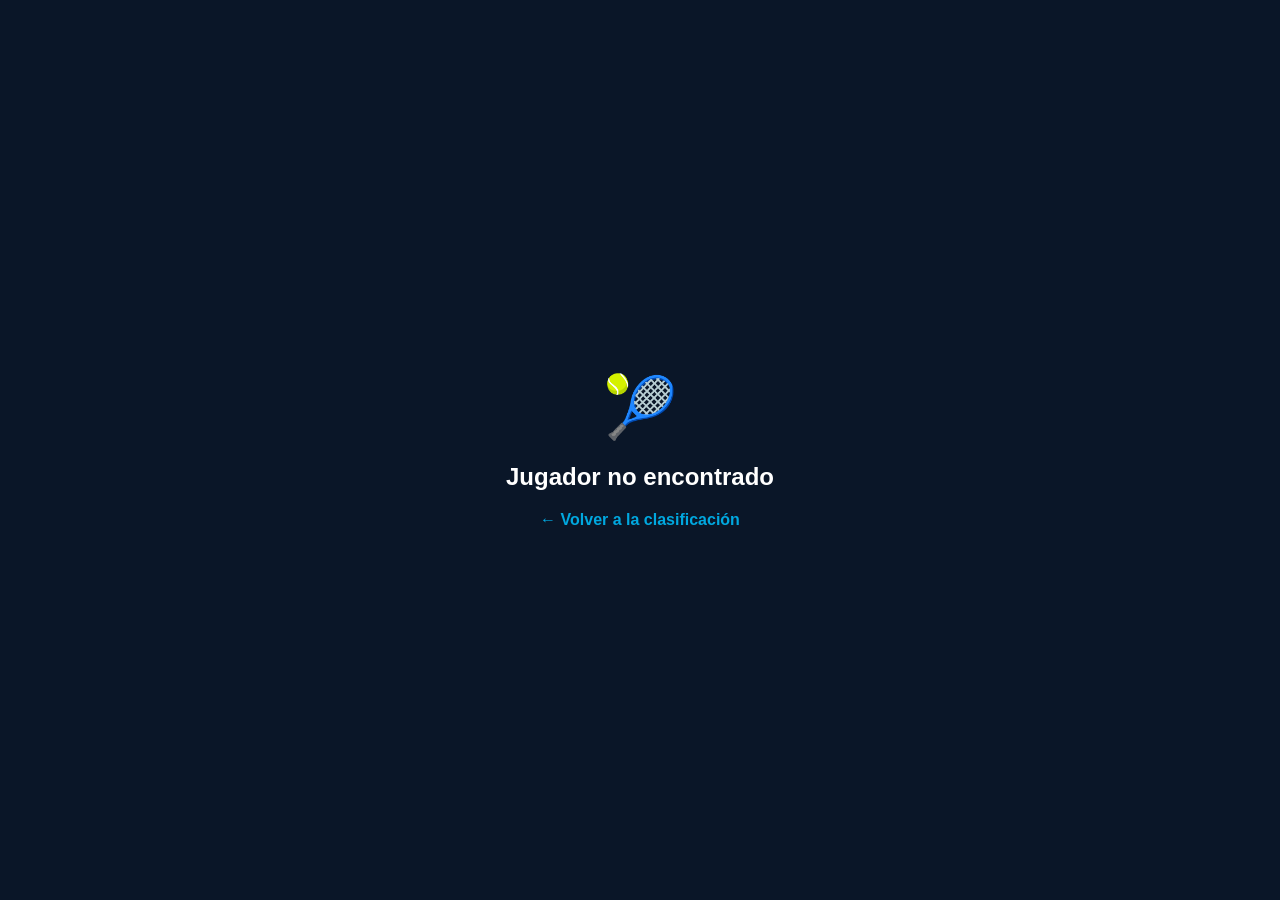
<file: jugador.html>
<!DOCTYPE html>
<html lang="es">
<head>
  <meta charset="UTF-8" />
  <meta name="viewport" content="width=device-width, initial-scale=1.0" />
  <title>Perfil de Jugador — ATP Rankings</title>
  <link rel="stylesheet" href="estilos.css" />
</head>
<body>

  <header>
    <div class="header-inner">
      <a href="index.html" class="logo">
        <div class="logo-icono">🎾</div>
        <div class="logo-texto">
          <span class="logo-titulo">ATP</span>
          <span class="logo-subtitulo">Tour Rankings</span>
        </div>
      </a>
      <nav>
        <a href="index.html">Clasificación</a>
        <a href="torneos.html">Torneos</a>
      </nav>
    </div>
  </header>

  <section class="perfil-hero" id="perfil-hero">
    <div class="perfil-hero-inner">
      <div class="perfil-avatar" id="perfil-avatar"></div>
      <div class="perfil-datos">
        <a href="index.html" class="btn-volver">← Volver a clasificación</a>
        <div style="height:14px"></div>
        <div class="ranking-badge" id="ranking-badge">🏆 #1 del mundo</div>
        <h1 class="perfil-nombre" id="perfil-nombre">—</h1>
        <div class="perfil-pais">
          <span class="perfil-bandera" id="perfil-bandera"></span>
          <span id="perfil-pais-nombre"></span>
        </div>
      </div>
    </div>
  </section>

  <section class="stats-bar">
    <div class="stats-bar-inner">
      <div class="stat-item">
        <div class="stat-valor azul" id="stat-puntos">—</div>
        <div class="stat-etiqueta">Puntos ATP</div>
      </div>
      <div class="stat-item">
        <div class="stat-valor" id="stat-titulos-ano">—</div>
        <div class="stat-etiqueta">Títulos año</div>
      </div>
      <div class="stat-item">
        <div class="stat-valor" id="stat-titulos-carrera">—</div>
        <div class="stat-etiqueta">Títulos carrera</div>
      </div>
      <div class="stat-item">
        <div class="stat-valor" id="stat-ranking-max">—</div>
        <div class="stat-etiqueta">Ranking máximo</div>
      </div>
    </div>
  </section>

  <main class="perfil-contenido">

    <div class="tarjeta">
      <div class="tarjeta-cabecera">
        <div class="tarjeta-titulo">Información Personal</div>
      </div>
      <div class="tarjeta-cuerpo">
        <div class="dato-fila">
          <span class="dato-etiqueta">Fecha de nacimiento</span>
          <span class="dato-valor" id="dato-nacimiento">—</span>
        </div>
        <div class="dato-fila">
          <span class="dato-etiqueta">Edad</span>
          <span class="dato-valor" id="dato-edad">—</span>
        </div>
        <div class="dato-fila">
          <span class="dato-etiqueta">Lugar de nacimiento</span>
          <span class="dato-valor" id="dato-lugar">—</span>
        </div>
        <div class="dato-fila">
          <span class="dato-etiqueta">Nacionalidad</span>
          <span class="dato-valor" id="dato-nacionalidad">—</span>
        </div>
        <div class="dato-fila">
          <span class="dato-etiqueta">Altura</span>
          <span class="dato-valor" id="dato-altura">—</span>
        </div>
        <div class="dato-fila">
          <span class="dato-etiqueta">Mano dominante</span>
          <span class="dato-valor" id="dato-mano">—</span>
        </div>
        <div class="dato-fila">
          <span class="dato-etiqueta">Profesional desde</span>
          <span class="dato-valor" id="dato-profesional">—</span>
        </div>
        <div class="dato-fila">
          <span class="dato-etiqueta">Premio total en carrera</span>
          <span class="dato-valor" id="dato-premios">—</span>
        </div>
      </div>
    </div>

    <div style="display:flex;flex-direction:column;gap:24px;">

      <div class="tarjeta">
        <div class="tarjeta-cabecera">
          <div class="tarjeta-titulo">Ranking Actual</div>
        </div>
        <div class="tarjeta-cuerpo">
          <div class="dato-fila">
            <span class="dato-etiqueta">Posición mundial</span>
            <span class="dato-valor destacado" id="dato-ranking">—</span>
          </div>
          <div class="dato-fila">
            <span class="dato-etiqueta">Puntos ATP</span>
            <span class="dato-valor" id="dato-puntos2">—</span>
          </div>
          <div class="dato-fila">
            <span class="dato-etiqueta">Ranking máximo</span>
            <span class="dato-valor" id="dato-rankingmax2">—</span>
          </div>
          <div class="dato-fila">
            <span class="dato-etiqueta">Variación semana</span>
            <span class="dato-valor" id="dato-mov">—</span>
          </div>
        </div>
      </div>

      <div class="tarjeta">
        <div class="tarjeta-cabecera">
          <div class="tarjeta-titulo">Palmarés</div>
        </div>
        <div class="tarjeta-cuerpo">
          <div class="dato-fila">
            <span class="dato-etiqueta">Títulos esta temporada</span>
            <span class="dato-valor destacado" id="dato-titulos-ano2">—</span>
          </div>
          <div class="dato-fila">
            <span class="dato-etiqueta">Títulos en carrera</span>
            <span class="dato-valor" id="dato-titulos-carrera2">—</span>
          </div>
        </div>
      </div>

    </div>
  </main>

  <footer>
    <div class="footer-inner">
      <p class="footer-texto">© 2025 <span>ATP Tour Rankings</span> — Datos con fines ilustrativos</p>
    </div>
  </footer>

  <!-- Lightbox -->
  <div class="lightbox" id="lightbox" onclick="cerrarLightbox()">
    <button class="lightbox-cerrar" onclick="cerrarLightbox()">✕</button>
    <img class="lightbox-img" id="lightbox-img" src="" alt="" onclick="event.stopPropagation()" />
    <span class="lightbox-pie" id="lightbox-pie"></span>
  </div>

  <script src="jugadores.js"></script>
  <script>
    const COLORES_AVATAR = [
      '#e74c3c', '#3498db', '#2ecc71', '#f39c12', '#9b59b6',
      '#1abc9c', '#e67e22', '#c0392b', '#2980b9', '#27ae60',
      '#d35400', '#8e44ad', '#16a085', '#2c3e50', '#e91e63'
    ];

    function colorAvatar(id) {
      return COLORES_AVATAR[id % COLORES_AVATAR.length];
    }

    function iniciales(nombre) {
      return nombre.split(' ').slice(0, 2).map(p => p[0]).join('').toUpperCase();
    }

    function calcularEdad(nacimiento) {
      const hoy = new Date();
      const nac = new Date(nacimiento);
      let edad = hoy.getFullYear() - nac.getFullYear();
      const m = hoy.getMonth() - nac.getMonth();
      if (m < 0 || (m === 0 && hoy.getDate() < nac.getDate())) edad--;
      return edad;
    }

    function formatFecha(fecha) {
      const [y, m, d] = fecha.split('-');
      const meses = ['enero','febrero','marzo','abril','mayo','junio','julio','agosto','septiembre','octubre','noviembre','diciembre'];
      return `${parseInt(d)} de ${meses[parseInt(m)-1]} de ${y}`;
    }

    function formatPuntos(n) {
      return n.toLocaleString('es-ES');
    }

    async function cargarFotoPerfil(jugador) {
      const avatar = document.getElementById('perfil-avatar');
      if (!jugador.wikipedia) { avatar.classList.remove('cargando-foto'); return; }
      try {
        const apiUrl = `https://en.wikipedia.org/w/api.php?action=query&titles=${encodeURIComponent(jugador.wikipedia)}&prop=pageimages&format=json&pithumbsize=400&origin=*`;
        const res = await fetch(apiUrl);
        if (!res.ok) throw new Error('error');
        const data = await res.json();
        const pages = data.query?.pages;
        if (!pages) throw new Error('sin páginas');
        const page = Object.values(pages)[0];
        const url = page.thumbnail?.source;
        if (url) {
          const img = new Image();
          img.onload = () => {
            avatar.innerHTML = '';
            avatar.appendChild(img);
            avatar.classList.add('con-foto');
            avatar.classList.remove('cargando-foto');
            avatar.style.background = 'transparent';
            avatar.style.border = '4px solid rgba(255,255,255,0.25)';
            img.style.cursor = 'zoom-in';
            img.addEventListener('click', () => {
              abrirLightbox(url.replace(/\/\d+px-/, '/600px-'), jugador.nombre);
            });
          };
          img.onerror = () => avatar.classList.remove('cargando-foto');
          img.src = url;
          img.alt = jugador.nombre;
        } else {
          avatar.classList.remove('cargando-foto');
        }
      } catch {
        avatar.classList.remove('cargando-foto');
      }
    }

    function abrirLightbox(src, nombre) {
      document.getElementById('lightbox-img').src = src;
      document.getElementById('lightbox-pie').textContent = nombre;
      document.getElementById('lightbox').classList.add('activo');
      document.body.style.overflow = 'hidden';
    }

    function cerrarLightbox() {
      document.getElementById('lightbox').classList.remove('activo');
      document.body.style.overflow = '';
    }

    document.addEventListener('keydown', e => { if (e.key === 'Escape') cerrarLightbox(); });

    function movTexto(mov) {
      if (mov > 0) return `<span style="color:#00b86b;font-weight:700">▲ +${mov}</span>`;
      if (mov < 0) return `<span style="color:#e53935;font-weight:700">▼ ${mov}</span>`;
      return `<span style="color:#b0b8c6">Sin cambios</span>`;
    }

    // Leer el id del jugador desde la URL
    const params = new URLSearchParams(window.location.search);
    const id = parseInt(params.get('id'));
    const jugador = JUGADORES.find(j => j.id === id);

    if (!jugador) {
      document.body.innerHTML = `
        <div style="display:flex;flex-direction:column;align-items:center;justify-content:center;height:100vh;gap:20px;background:#0a1628;color:#fff;">
          <div style="font-size:60px">🎾</div>
          <h2 style="font-size:24px">Jugador no encontrado</h2>
          <a href="index.html" style="color:#00a8e0;text-decoration:none;font-weight:700">← Volver a la clasificación</a>
        </div>`;
    } else {
      const color = colorAvatar(jugador.id);

      // Avatar: iniciales como estado inicial, foto real cuando cargue
      const avatar = document.getElementById('perfil-avatar');
      avatar.textContent = iniciales(jugador.nombre);
      avatar.style.background = color;
      avatar.classList.add('cargando-foto');
      cargarFotoPerfil(jugador);

      // Actualizar título de la página
      document.title = `${jugador.nombre} — ATP Rankings`;

      // Hero datos
      document.getElementById('ranking-badge').textContent = `🏆 #${jugador.ranking} del mundo`;
      document.getElementById('perfil-nombre').textContent = jugador.nombre;
      document.getElementById('perfil-bandera').textContent = jugador.bandera;
      document.getElementById('perfil-pais-nombre').textContent = jugador.pais;

      // Stats bar
      document.getElementById('stat-puntos').textContent = formatPuntos(jugador.puntos);
      document.getElementById('stat-titulos-ano').textContent = jugador.titulosAno;
      document.getElementById('stat-titulos-carrera').textContent = jugador.titulosCarrera;
      document.getElementById('stat-ranking-max').textContent = `#${jugador.rankingMax}`;

      // Info personal
      document.getElementById('dato-nacimiento').textContent = formatFecha(jugador.nacimiento);
      document.getElementById('dato-edad').textContent = `${calcularEdad(jugador.nacimiento)} años`;
      document.getElementById('dato-lugar').textContent = jugador.lugar;
      document.getElementById('dato-nacionalidad').innerHTML = `${jugador.bandera} ${jugador.pais}`;
      document.getElementById('dato-altura').textContent = `${jugador.altura} cm`;
      document.getElementById('dato-mano').textContent = jugador.mano;
      document.getElementById('dato-profesional').textContent = jugador.profesional;
      document.getElementById('dato-premios').textContent = jugador.premios;

      // Ranking
      document.getElementById('dato-ranking').textContent = `#${jugador.ranking}`;
      document.getElementById('dato-puntos2').textContent = `${formatPuntos(jugador.puntos)} pts`;
      document.getElementById('dato-rankingmax2').textContent = `#${jugador.rankingMax}`;
      document.getElementById('dato-mov').innerHTML = movTexto(jugador.mov);

      // Palmarés
      document.getElementById('dato-titulos-ano2').textContent = jugador.titulosAno;
      document.getElementById('dato-titulos-carrera2').textContent = jugador.titulosCarrera;
    }
  </script>
</body>
</html>
</file>
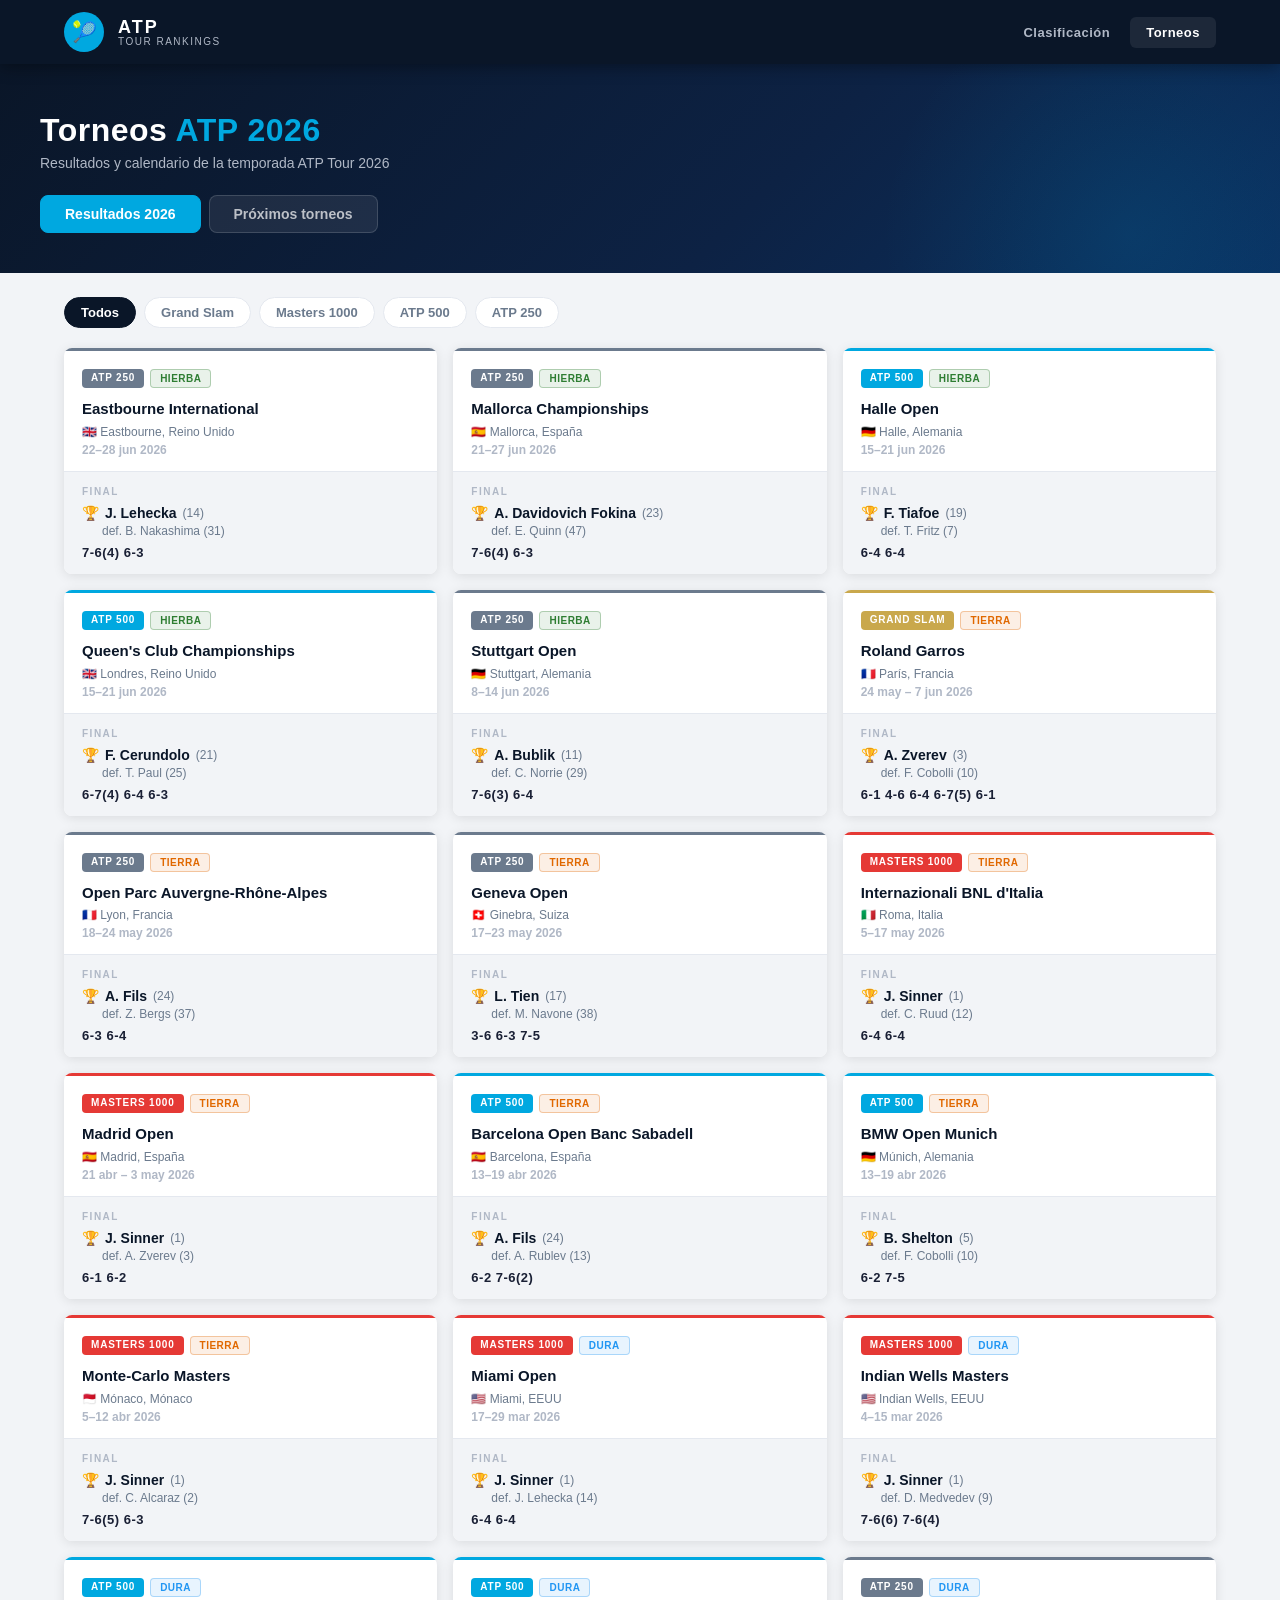
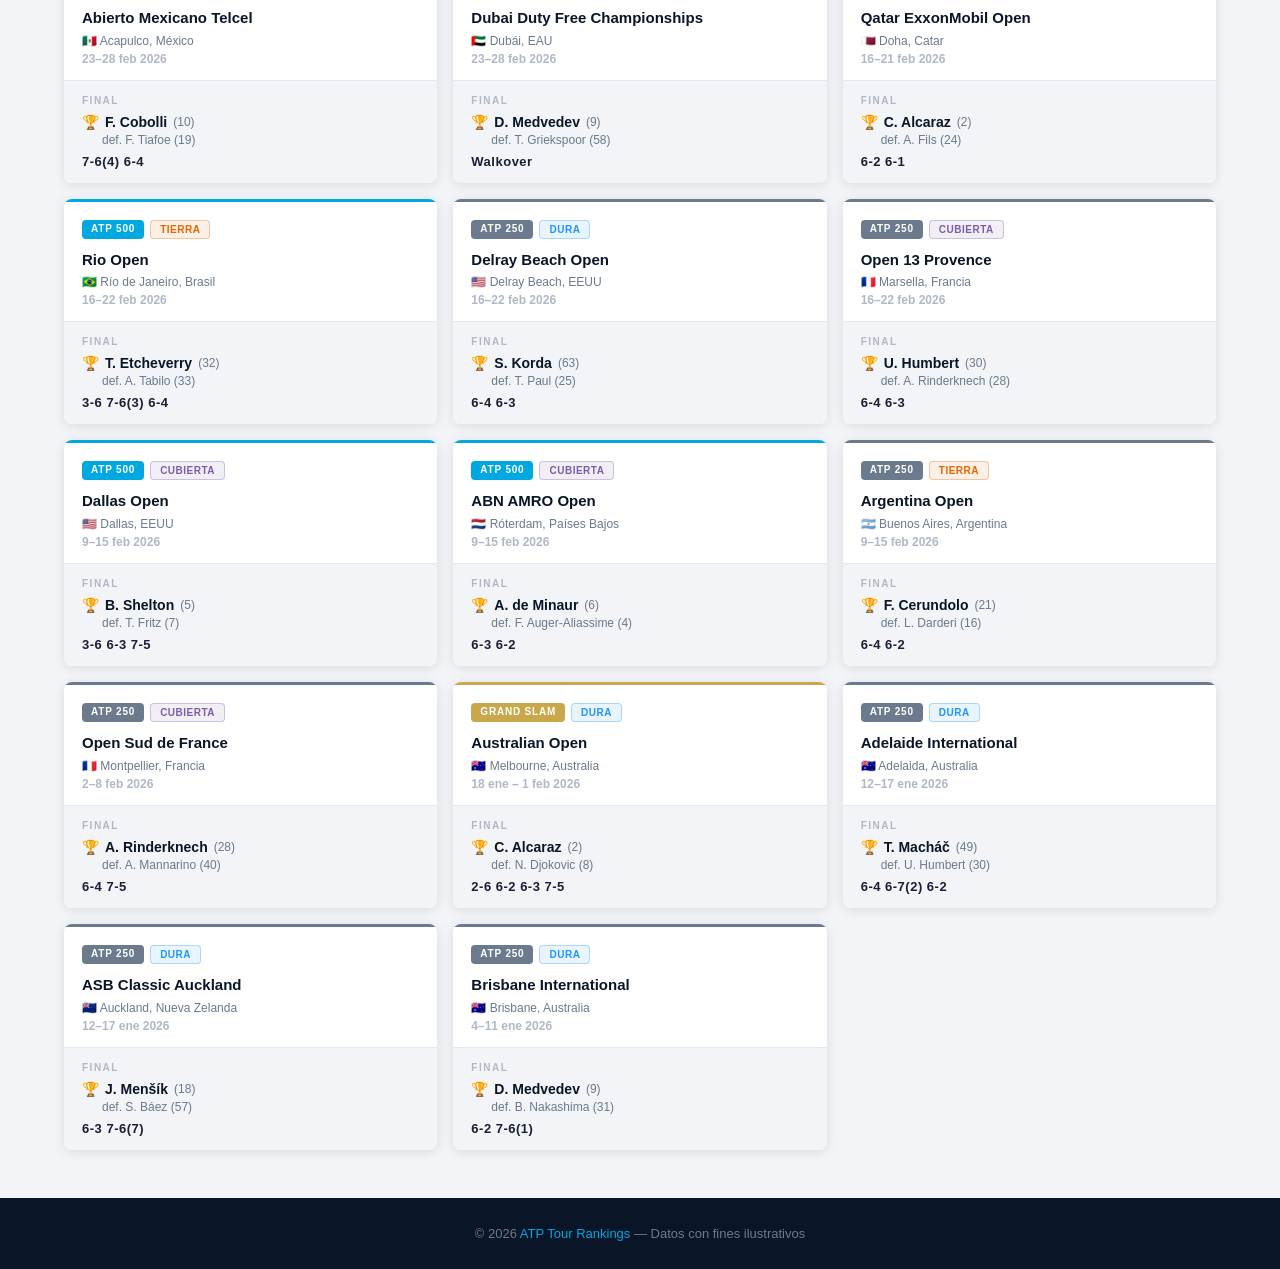
<file: torneos.html>
<!DOCTYPE html>
<html lang="es">
<head>
  <meta charset="UTF-8" />
  <meta name="viewport" content="width=device-width, initial-scale=1.0" />
  <title>Torneos 2026 — ATP Tour Rankings</title>
  <link rel="stylesheet" href="estilos.css" />
</head>
<body>

  <header>
    <div class="header-inner">
      <a href="index.html" class="logo">
        <div class="logo-icono">🎾</div>
        <div class="logo-texto">
          <span class="logo-titulo">ATP</span>
          <span class="logo-subtitulo">Tour Rankings</span>
        </div>
      </a>
      <nav>
        <a href="index.html">Clasificación</a>
        <a href="torneos.html" class="activo">Torneos</a>
      </nav>
    </div>
  </header>

  <section class="hero">
    <div class="hero-inner">
      <h1>Torneos <span>ATP 2026</span></h1>
      <p class="hero-sub">Resultados y calendario de la temporada ATP Tour 2026</p>
      <div class="torneos-tabs">
        <button class="tab-btn activo" id="btn-jugados" onclick="cambiarTab('jugados')">Resultados 2026</button>
        <button class="tab-btn" id="btn-calendario" onclick="cambiarTab('calendario')">Próximos torneos</button>
      </div>
    </div>
  </section>

  <!-- TAB: TORNEOS JUGADOS -->
  <main class="contenido-principal" id="tab-jugados">
    <div class="filtros-cat">
      <button class="filtro-btn activo" onclick="filtrar('todos', this)">Todos</button>
      <button class="filtro-btn" onclick="filtrar('grand-slam', this)">Grand Slam</button>
      <button class="filtro-btn" onclick="filtrar('m1000', this)">Masters 1000</button>
      <button class="filtro-btn" onclick="filtrar('atp500', this)">ATP 500</button>
      <button class="filtro-btn" onclick="filtrar('atp250', this)">ATP 250</button>
    </div>
    <div class="torneos-grid" id="torneos-grid"></div>
  </main>

  <!-- TAB: CALENDARIO -->
  <main class="contenido-principal" id="tab-calendario" style="display:none">
    <div id="proximos-contenido"></div>
  </main>

  <footer>
    <div class="footer-inner">
      <p class="footer-texto">© 2026 <span>ATP Tour Rankings</span> — Datos con fines ilustrativos</p>
    </div>
  </footer>

  <script>
    const CAT = {
      'grand-slam': { label: 'Grand Slam',   color: '#c9a84c' },
      'm1000':      { label: 'Masters 1000', color: '#e53935' },
      'atp500':     { label: 'ATP 500',      color: '#00a8e0' },
      'atp250':     { label: 'ATP 250',      color: '#6b7a8d' },
      'atp-finals': { label: 'ATP Finals',   color: '#9C27B0' },
    };

    const SUP = {
      'dura':     { label: 'Dura',     color: '#2196F3' },
      'tierra':   { label: 'Tierra',   color: '#e06800' },
      'hierba':   { label: 'Hierba',   color: '#2e7d32' },
      'cubierta': { label: 'Cubierta', color: '#7b5ea7' },
    };

    const TORNEOS_JUGADOS = [
      // ─── ATP 250 pre-Australian Open ───
      { nombre: "Brisbane International",          ciudad: "Brisbane",       pais: "Australia",    bandera: "🇦🇺", cat: "atp250",     sup: "dura",     fi: "2026-01-04", ff: "2026-01-11", campeon: "D. Medvedev",          rc: 9,  finalista: "B. Nakashima",       rf: 31, resultado: "6-2  7-6(1)" },
      { nombre: "Adelaide International",          ciudad: "Adelaida",       pais: "Australia",    bandera: "🇦🇺", cat: "atp250",     sup: "dura",     fi: "2026-01-12", ff: "2026-01-17", campeon: "T. Macháč",            rc: 49, finalista: "U. Humbert",         rf: 30, resultado: "6-4  6-7(2)  6-2" },
      { nombre: "ASB Classic Auckland",            ciudad: "Auckland",       pais: "Nueva Zelanda",bandera: "🇳🇿", cat: "atp250",     sup: "dura",     fi: "2026-01-12", ff: "2026-01-17", campeon: "J. Menšík",            rc: 18, finalista: "S. Báez",            rf: 57, resultado: "6-3  7-6(7)" },
      // ─── Australian Open ───
      { nombre: "Australian Open",                 ciudad: "Melbourne",      pais: "Australia",    bandera: "🇦🇺", cat: "grand-slam", sup: "dura",     fi: "2026-01-18", ff: "2026-02-01", campeon: "C. Alcaraz",           rc: 2,  finalista: "N. Djokovic",        rf: 8,  resultado: "2-6  6-2  6-3  7-5" },
      // ─── Febrero ───
      { nombre: "Open Sud de France",              ciudad: "Montpellier",    pais: "Francia",      bandera: "🇫🇷", cat: "atp250",     sup: "cubierta", fi: "2026-02-02", ff: "2026-02-08", campeon: "A. Rinderknech",       rc: 28, finalista: "A. Mannarino",       rf: 40, resultado: "6-4  7-5" },
      { nombre: "Dallas Open",                     ciudad: "Dallas",         pais: "EEUU",         bandera: "🇺🇸", cat: "atp500",     sup: "cubierta", fi: "2026-02-09", ff: "2026-02-15", campeon: "B. Shelton",           rc: 5,  finalista: "T. Fritz",           rf: 7,  resultado: "3-6  6-3  7-5" },
      { nombre: "ABN AMRO Open",                   ciudad: "Róterdam",       pais: "Países Bajos", bandera: "🇳🇱", cat: "atp500",     sup: "cubierta", fi: "2026-02-09", ff: "2026-02-15", campeon: "A. de Minaur",         rc: 6,  finalista: "F. Auger-Aliassime", rf: 4,  resultado: "6-3  6-2" },
      { nombre: "Argentina Open",                  ciudad: "Buenos Aires",   pais: "Argentina",    bandera: "🇦🇷", cat: "atp250",     sup: "tierra",   fi: "2026-02-09", ff: "2026-02-15", campeon: "F. Cerundolo",         rc: 21, finalista: "L. Darderi",         rf: 16, resultado: "6-4  6-2" },
      { nombre: "Qatar ExxonMobil Open",           ciudad: "Doha",           pais: "Catar",        bandera: "🇶🇦", cat: "atp250",     sup: "dura",     fi: "2026-02-16", ff: "2026-02-21", campeon: "C. Alcaraz",           rc: 2,  finalista: "A. Fils",            rf: 24, resultado: "6-2  6-1" },
      { nombre: "Rio Open",                        ciudad: "Río de Janeiro", pais: "Brasil",       bandera: "🇧🇷", cat: "atp500",     sup: "tierra",   fi: "2026-02-16", ff: "2026-02-22", campeon: "T. Etcheverry",        rc: 32, finalista: "A. Tabilo",          rf: 33, resultado: "3-6  7-6(3)  6-4" },
      { nombre: "Delray Beach Open",               ciudad: "Delray Beach",   pais: "EEUU",         bandera: "🇺🇸", cat: "atp250",     sup: "dura",     fi: "2026-02-16", ff: "2026-02-22", campeon: "S. Korda",             rc: 63, finalista: "T. Paul",            rf: 25, resultado: "6-4  6-3" },
      { nombre: "Open 13 Provence",                ciudad: "Marsella",       pais: "Francia",      bandera: "🇫🇷", cat: "atp250",     sup: "cubierta", fi: "2026-02-16", ff: "2026-02-22", campeon: "U. Humbert",           rc: 30, finalista: "A. Rinderknech",     rf: 28, resultado: "6-4  6-3" },
      { nombre: "Abierto Mexicano Telcel",         ciudad: "Acapulco",       pais: "México",       bandera: "🇲🇽", cat: "atp500",     sup: "dura",     fi: "2026-02-23", ff: "2026-02-28", campeon: "F. Cobolli",           rc: 10, finalista: "F. Tiafoe",          rf: 19, resultado: "7-6(4)  6-4" },
      { nombre: "Dubai Duty Free Championships",   ciudad: "Dubái",          pais: "EAU",          bandera: "🇦🇪", cat: "atp500",     sup: "dura",     fi: "2026-02-23", ff: "2026-02-28", campeon: "D. Medvedev",          rc: 9,  finalista: "T. Griekspoor",      rf: 58, resultado: "Walkover" },
      // ─── Masters 1000 pista dura ───
      { nombre: "Indian Wells Masters",            ciudad: "Indian Wells",   pais: "EEUU",         bandera: "🇺🇸", cat: "m1000",      sup: "dura",     fi: "2026-03-04", ff: "2026-03-15", campeon: "J. Sinner",            rc: 1,  finalista: "D. Medvedev",        rf: 9,  resultado: "7-6(6)  7-6(4)" },
      { nombre: "Miami Open",                      ciudad: "Miami",          pais: "EEUU",         bandera: "🇺🇸", cat: "m1000",      sup: "dura",     fi: "2026-03-17", ff: "2026-03-29", campeon: "J. Sinner",            rc: 1,  finalista: "J. Lehecka",         rf: 14, resultado: "6-4  6-4" },
      // ─── Tierra batida ───
      { nombre: "Monte-Carlo Masters",             ciudad: "Mónaco",         pais: "Mónaco",       bandera: "🇲🇨", cat: "m1000",      sup: "tierra",   fi: "2026-04-05", ff: "2026-04-12", campeon: "J. Sinner",            rc: 1,  finalista: "C. Alcaraz",         rf: 2,  resultado: "7-6(5)  6-3" },
      { nombre: "Barcelona Open Banc Sabadell",    ciudad: "Barcelona",      pais: "España",       bandera: "🇪🇸", cat: "atp500",     sup: "tierra",   fi: "2026-04-13", ff: "2026-04-19", campeon: "A. Fils",              rc: 24, finalista: "A. Rublev",          rf: 13, resultado: "6-2  7-6(2)" },
      { nombre: "BMW Open Munich",                 ciudad: "Múnich",         pais: "Alemania",     bandera: "🇩🇪", cat: "atp500",     sup: "tierra",   fi: "2026-04-13", ff: "2026-04-19", campeon: "B. Shelton",           rc: 5,  finalista: "F. Cobolli",         rf: 10, resultado: "6-2  7-5" },
      { nombre: "Madrid Open",                     ciudad: "Madrid",         pais: "España",       bandera: "🇪🇸", cat: "m1000",      sup: "tierra",   fi: "2026-04-21", ff: "2026-05-03", campeon: "J. Sinner",            rc: 1,  finalista: "A. Zverev",          rf: 3,  resultado: "6-1  6-2" },
      { nombre: "Internazionali BNL d'Italia",     ciudad: "Roma",           pais: "Italia",       bandera: "🇮🇹", cat: "m1000",      sup: "tierra",   fi: "2026-05-05", ff: "2026-05-17", campeon: "J. Sinner",            rc: 1,  finalista: "C. Ruud",            rf: 12, resultado: "6-4  6-4" },
      { nombre: "Geneva Open",                     ciudad: "Ginebra",        pais: "Suiza",        bandera: "🇨🇭", cat: "atp250",     sup: "tierra",   fi: "2026-05-17", ff: "2026-05-23", campeon: "L. Tien",              rc: 17, finalista: "M. Navone",          rf: 38, resultado: "3-6  6-3  7-5" },
      { nombre: "Open Parc Auvergne-Rhône-Alpes", ciudad: "Lyon",           pais: "Francia",      bandera: "🇫🇷", cat: "atp250",     sup: "tierra",   fi: "2026-05-18", ff: "2026-05-24", campeon: "A. Fils",              rc: 24, finalista: "Z. Bergs",           rf: 37, resultado: "6-3  6-4" },
      // ─── Roland Garros ───
      { nombre: "Roland Garros",                   ciudad: "París",          pais: "Francia",      bandera: "🇫🇷", cat: "grand-slam", sup: "tierra",   fi: "2026-05-24", ff: "2026-06-07", campeon: "A. Zverev",            rc: 3,  finalista: "F. Cobolli",         rf: 10, resultado: "6-1  4-6  6-4  6-7(5)  6-1" },
      // ─── Hierba ───
      { nombre: "Stuttgart Open",                  ciudad: "Stuttgart",      pais: "Alemania",     bandera: "🇩🇪", cat: "atp250",     sup: "hierba",   fi: "2026-06-08", ff: "2026-06-14", campeon: "A. Bublik",            rc: 11, finalista: "C. Norrie",          rf: 29, resultado: "7-6(3)  6-4" },
      { nombre: "Halle Open",                      ciudad: "Halle",          pais: "Alemania",     bandera: "🇩🇪", cat: "atp500",     sup: "hierba",   fi: "2026-06-15", ff: "2026-06-21", campeon: "F. Tiafoe",            rc: 19, finalista: "T. Fritz",           rf: 7,  resultado: "6-4  6-4" },
      { nombre: "Queen's Club Championships",      ciudad: "Londres",        pais: "Reino Unido",  bandera: "🇬🇧", cat: "atp500",     sup: "hierba",   fi: "2026-06-15", ff: "2026-06-21", campeon: "F. Cerundolo",         rc: 21, finalista: "T. Paul",            rf: 25, resultado: "6-7(4)  6-4  6-3" },
      { nombre: "Mallorca Championships",          ciudad: "Mallorca",       pais: "España",       bandera: "🇪🇸", cat: "atp250",     sup: "hierba",   fi: "2026-06-21", ff: "2026-06-27", campeon: "A. Davidovich Fokina", rc: 23, finalista: "E. Quinn",           rf: 47, resultado: "7-6(4)  6-3" },
      { nombre: "Eastbourne International",        ciudad: "Eastbourne",     pais: "Reino Unido",  bandera: "🇬🇧", cat: "atp250",     sup: "hierba",   fi: "2026-06-22", ff: "2026-06-28", campeon: "J. Lehecka",           rc: 14, finalista: "B. Nakashima",       rf: 31, resultado: "7-6(4)  6-3" },
    ];

    const TORNEOS_PROXIMOS = [
      // Julio
      { nombre: "Wimbledon",                    ciudad: "Londres",        pais: "Reino Unido",  bandera: "🇬🇧", cat: "grand-slam", sup: "hierba",  fi: "2026-06-29", ff: "2026-07-12", estado: "en-curso" },
      { nombre: "Hall of Fame Open",            ciudad: "Newport",        pais: "EEUU",         bandera: "🇺🇸", cat: "atp250",     sup: "hierba",  fi: "2026-07-07", ff: "2026-07-13" },
      { nombre: "Nordea Open",                  ciudad: "Båstad",         pais: "Suecia",       bandera: "🇸🇪", cat: "atp250",     sup: "tierra",  fi: "2026-07-13", ff: "2026-07-19" },
      { nombre: "Hamburg European Open",        ciudad: "Hamburgo",       pais: "Alemania",     bandera: "🇩🇪", cat: "atp500",     sup: "tierra",  fi: "2026-07-20", ff: "2026-07-26" },
      { nombre: "Swiss Open Gstaad",            ciudad: "Gstaad",         pais: "Suiza",        bandera: "🇨🇭", cat: "atp250",     sup: "tierra",  fi: "2026-07-20", ff: "2026-07-26" },
      { nombre: "Croatia Open Umag",            ciudad: "Umag",           pais: "Croacia",      bandera: "🇭🇷", cat: "atp250",     sup: "tierra",  fi: "2026-07-20", ff: "2026-07-26" },
      { nombre: "Atlanta Open",                 ciudad: "Atlanta",        pais: "EEUU",         bandera: "🇺🇸", cat: "atp250",     sup: "dura",    fi: "2026-07-21", ff: "2026-07-27" },
      { nombre: "Generali Open Kitzbühel",      ciudad: "Kitzbühel",      pais: "Austria",      bandera: "🇦🇹", cat: "atp250",     sup: "tierra",  fi: "2026-07-27", ff: "2026-08-02" },
      { nombre: "Mifel Open Los Cabos",         ciudad: "Los Cabos",      pais: "México",       bandera: "🇲🇽", cat: "atp250",     sup: "dura",    fi: "2026-07-27", ff: "2026-08-02" },
      { nombre: "Citi Open Washington",         ciudad: "Washington D.C.",pais: "EEUU",         bandera: "🇺🇸", cat: "atp500",     sup: "dura",    fi: "2026-07-27", ff: "2026-08-02" },
      // Agosto
      { nombre: "National Bank Open",           ciudad: "Toronto",        pais: "Canadá",       bandera: "🇨🇦", cat: "m1000",      sup: "dura",    fi: "2026-08-03", ff: "2026-08-09" },
      { nombre: "Western & Southern Open",      ciudad: "Cincinnati",     pais: "EEUU",         bandera: "🇺🇸", cat: "m1000",      sup: "dura",    fi: "2026-08-10", ff: "2026-08-17" },
      { nombre: "Winston-Salem Open",           ciudad: "Winston-Salem",  pais: "EEUU",         bandera: "🇺🇸", cat: "atp250",     sup: "dura",    fi: "2026-08-23", ff: "2026-08-29" },
      { nombre: "US Open",                      ciudad: "Nueva York",     pais: "EEUU",         bandera: "🇺🇸", cat: "grand-slam", sup: "dura",    fi: "2026-08-31", ff: "2026-09-13" },
      // Septiembre
      { nombre: "Chengdu Open",                 ciudad: "Chengdu",        pais: "China",        bandera: "🇨🇳", cat: "atp250",     sup: "dura",    fi: "2026-09-14", ff: "2026-09-20" },
      { nombre: "Moselle Open",                 ciudad: "Metz",           pais: "Francia",      bandera: "🇫🇷", cat: "atp250",     sup: "cubierta",fi: "2026-09-21", ff: "2026-09-27" },
      { nombre: "Japan Open Tennis",            ciudad: "Tokio",          pais: "Japón",        bandera: "🇯🇵", cat: "atp500",     sup: "dura",    fi: "2026-09-28", ff: "2026-10-04" },
      { nombre: "China Open",                   ciudad: "Pekín",          pais: "China",        bandera: "🇨🇳", cat: "atp500",     sup: "dura",    fi: "2026-09-28", ff: "2026-10-04" },
      // Octubre
      { nombre: "Shanghai Rolex Masters",       ciudad: "Shanghái",       pais: "China",        bandera: "🇨🇳", cat: "m1000",      sup: "dura",    fi: "2026-10-05", ff: "2026-10-12" },
      { nombre: "Stockholm Open",               ciudad: "Estocolmo",      pais: "Suecia",       bandera: "🇸🇪", cat: "atp250",     sup: "cubierta",fi: "2026-10-12", ff: "2026-10-18" },
      { nombre: "European Open",                ciudad: "Amberes",        pais: "Bélgica",      bandera: "🇧🇪", cat: "atp250",     sup: "cubierta",fi: "2026-10-12", ff: "2026-10-18" },
      { nombre: "Erste Bank Open",              ciudad: "Viena",          pais: "Austria",      bandera: "🇦🇹", cat: "atp500",     sup: "cubierta",fi: "2026-10-19", ff: "2026-10-25" },
      { nombre: "Swiss Indoors Basel",          ciudad: "Basilea",        pais: "Suiza",        bandera: "🇨🇭", cat: "atp500",     sup: "cubierta",fi: "2026-10-19", ff: "2026-10-25" },
      { nombre: "Rolex Paris Masters",          ciudad: "París",          pais: "Francia",      bandera: "🇫🇷", cat: "m1000",      sup: "cubierta",fi: "2026-10-26", ff: "2026-11-01" },
      // Noviembre
      { nombre: "Nitto ATP Finals",             ciudad: "Turín",          pais: "Italia",       bandera: "🇮🇹", cat: "atp-finals", sup: "cubierta",fi: "2026-11-09", ff: "2026-11-15" },
    ];

    const MESES = ['Enero','Febrero','Marzo','Abril','Mayo','Junio','Julio','Agosto','Septiembre','Octubre','Noviembre','Diciembre'];
    const MESES_C = ['ene','feb','mar','abr','may','jun','jul','ago','sep','oct','nov','dic'];

    function formatFecha(fi, ff) {
      const d1 = new Date(fi + 'T12:00:00');
      const d2 = new Date(ff + 'T12:00:00');
      if (d1.getMonth() === d2.getMonth()) {
        return `${d1.getDate()}–${d2.getDate()} ${MESES_C[d1.getMonth()]} ${d1.getFullYear()}`;
      }
      return `${d1.getDate()} ${MESES_C[d1.getMonth()]} – ${d2.getDate()} ${MESES_C[d2.getMonth()]} ${d2.getFullYear()}`;
    }

    function catBadge(cat) {
      const c = CAT[cat] || { label: cat, color: '#6b7a8d' };
      return `<span class="badge-cat" style="background:${c.color}">${c.label}</span>`;
    }

    function supBadge(sup) {
      const s = SUP[sup] || { label: sup, color: '#aaa' };
      return `<span class="badge-sup" style="background:${s.color}1a;color:${s.color};border-color:${s.color}50">${s.label}</span>`;
    }

    function renderTorneos(lista) {
      const grid = document.getElementById('torneos-grid');
      if (!lista.length) {
        grid.innerHTML = '<div class="no-resultados"><div class="icono">🎾</div><p>No hay torneos en esta categoría</p></div>';
        return;
      }
      const sorted = lista.slice().sort((a, b) => new Date(b.fi) - new Date(a.fi));
      grid.innerHTML = sorted.map(t => {
        const c = CAT[t.cat] || { color: '#aaa' };
        return `
        <div class="torneo-card" data-cat="${t.cat}">
          <div class="torneo-card-top" style="border-top:3px solid ${c.color}">
            <div class="torneo-card-badges">
              ${catBadge(t.cat)}
              ${supBadge(t.sup)}
            </div>
            <div class="torneo-card-nombre">${t.nombre}</div>
            <div class="torneo-card-lugar">${t.bandera} ${t.ciudad}, ${t.pais}</div>
            <div class="torneo-card-fecha">${formatFecha(t.fi, t.ff)}</div>
          </div>
          <div class="torneo-card-final">
            <div class="torneo-final-titulo">FINAL</div>
            <div class="torneo-final-campeon">
              <span class="trofeo">🏆</span>
              <span class="campeon-nombre">${t.campeon}</span>
              <span class="campeon-ranking">(${t.rc})</span>
            </div>
            <div class="torneo-final-vs">def. ${t.finalista} (${t.rf})</div>
            <div class="torneo-final-resultado">${t.resultado}</div>
          </div>
        </div>`;
      }).join('');
    }

    function filtrar(cat, btn) {
      document.querySelectorAll('.filtro-btn').forEach(b => b.classList.remove('activo'));
      btn.classList.add('activo');
      const lista = cat === 'todos' ? TORNEOS_JUGADOS : TORNEOS_JUGADOS.filter(t => t.cat === cat);
      renderTorneos(lista);
    }

    function renderCalendario() {
      const grupos = {};
      TORNEOS_PROXIMOS.forEach(t => {
        const mes = new Date(t.fi + 'T12:00:00').getMonth();
        if (!grupos[mes]) grupos[mes] = [];
        grupos[mes].push(t);
      });

      document.getElementById('proximos-contenido').innerHTML = Object.entries(grupos).map(([mes, torneos]) => `
        <div class="cal-mes">
          <div class="cal-mes-titulo">${MESES[parseInt(mes)]} 2026</div>
          <div class="cal-lista">
            ${torneos.map(t => `
              <div class="cal-item ${t.estado === 'en-curso' ? 'en-curso' : ''}">
                <div class="cal-item-fecha">${formatFecha(t.fi, t.ff)}</div>
                <div class="cal-item-info">
                  <div class="cal-item-nombre">
                    ${t.estado === 'en-curso' ? '<span class="badge-en-curso">EN CURSO</span>' : ''}
                    ${t.nombre}
                  </div>
                  <div class="cal-item-lugar">${t.bandera} ${t.ciudad}, ${t.pais}</div>
                </div>
                <div class="cal-item-badges">
                  ${catBadge(t.cat)}
                  ${supBadge(t.sup)}
                </div>
              </div>
            `).join('')}
          </div>
        </div>
      `).join('');
    }

    function cambiarTab(tab) {
      document.getElementById('tab-jugados').style.display   = tab === 'jugados'    ? '' : 'none';
      document.getElementById('tab-calendario').style.display = tab === 'calendario' ? '' : 'none';
      document.getElementById('btn-jugados').classList.toggle('activo',    tab === 'jugados');
      document.getElementById('btn-calendario').classList.toggle('activo', tab === 'calendario');
    }

    renderTorneos(TORNEOS_JUGADOS);
    renderCalendario();
  </script>
</body>
</html>
</file>
<file: estilos.css>
:root {
  --atp-dark: #0a1628;
  --atp-navy: #001B3A;
  --atp-blue: #00a8e0;
  --atp-blue-hover: #0090c8;
  --atp-gold: #c9a84c;
  --color-fondo: #f2f4f7;
  --color-blanco: #ffffff;
  --color-texto: #1a2035;
  --color-gris: #e4e8ef;
  --color-gris-medio: #b0b8c6;
  --color-gris-oscuro: #6b7a8d;
  --color-verde: #00b86b;
  --color-rojo: #e53935;
  --sombra: 0 2px 12px rgba(0,0,0,0.10);
  --radio: 8px;
}

* {
  margin: 0;
  padding: 0;
  box-sizing: border-box;
}

body {
  font-family: 'Segoe UI', Roboto, Arial, sans-serif;
  background: var(--color-fondo);
  color: var(--color-texto);
  min-height: 100vh;
}

/* ===== HEADER ===== */
header {
  background: var(--atp-dark);
  position: sticky;
  top: 0;
  z-index: 100;
  box-shadow: 0 2px 16px rgba(0,0,0,0.4);
}

.header-inner {
  max-width: 1200px;
  margin: 0 auto;
  padding: 0 24px;
  display: flex;
  align-items: center;
  justify-content: space-between;
  height: 64px;
}

.logo {
  display: flex;
  align-items: center;
  gap: 14px;
  text-decoration: none;
}

.logo-icono {
  width: 40px;
  height: 40px;
  background: var(--atp-blue);
  border-radius: 50%;
  display: flex;
  align-items: center;
  justify-content: center;
  font-size: 20px;
}

.logo-texto {
  display: flex;
  flex-direction: column;
}

.logo-titulo {
  font-size: 18px;
  font-weight: 800;
  color: #fff;
  letter-spacing: 2px;
  line-height: 1;
}

.logo-subtitulo {
  font-size: 10px;
  color: var(--color-gris-medio);
  letter-spacing: 1.5px;
  text-transform: uppercase;
}

nav {
  display: flex;
  gap: 4px;
}

nav a {
  color: var(--color-gris-medio);
  text-decoration: none;
  padding: 8px 16px;
  border-radius: 6px;
  font-size: 13px;
  font-weight: 600;
  letter-spacing: 0.5px;
  transition: color 0.2s, background 0.2s;
}

nav a:hover, nav a.activo {
  color: #fff;
  background: rgba(255,255,255,0.08);
}

/* ===== HERO ===== */
.hero {
  background: linear-gradient(135deg, var(--atp-dark) 0%, #0d2244 60%, #0a3060 100%);
  padding: 48px 24px 40px;
  position: relative;
  overflow: hidden;
}

.hero::before {
  content: '';
  position: absolute;
  right: -100px;
  top: -80px;
  width: 500px;
  height: 500px;
  background: radial-gradient(circle, rgba(0,168,224,0.12) 0%, transparent 70%);
  pointer-events: none;
}

.hero-inner {
  max-width: 1200px;
  margin: 0 auto;
}

.hero h1 {
  font-size: 32px;
  font-weight: 800;
  color: #fff;
  letter-spacing: 0.5px;
  margin-bottom: 6px;
}

.hero h1 span {
  color: var(--atp-blue);
}

.hero-sub {
  color: var(--color-gris-medio);
  font-size: 14px;
  margin-bottom: 24px;
}

/* ===== BÚSQUEDA ===== */
.busqueda-bar {
  display: flex;
  gap: 12px;
  flex-wrap: wrap;
}

.busqueda-input-wrap {
  position: relative;
  flex: 1;
  min-width: 220px;
  max-width: 380px;
}

.busqueda-icono {
  position: absolute;
  left: 14px;
  top: 50%;
  transform: translateY(-50%);
  color: var(--color-gris-medio);
  font-size: 16px;
  pointer-events: none;
}

#busqueda {
  width: 100%;
  padding: 11px 14px 11px 40px;
  background: rgba(255,255,255,0.10);
  border: 1px solid rgba(255,255,255,0.15);
  border-radius: 8px;
  color: #fff;
  font-size: 14px;
  outline: none;
  transition: border-color 0.2s, background 0.2s;
}

#busqueda::placeholder {
  color: rgba(255,255,255,0.4);
}

#busqueda:focus {
  border-color: var(--atp-blue);
  background: rgba(255,255,255,0.15);
}

.contador-resultados {
  display: flex;
  align-items: center;
  color: var(--color-gris-medio);
  font-size: 13px;
}

/* ===== TABLA DE CLASIFICACIÓN ===== */
.contenido-principal {
  max-width: 1200px;
  margin: 0 auto;
  padding: 24px 24px 48px;
}

.tabla-contenedor {
  background: var(--color-blanco);
  border-radius: var(--radio);
  box-shadow: var(--sombra);
  overflow: hidden;
}

.tabla-clasificacion {
  width: 100%;
  border-collapse: collapse;
}

.tabla-clasificacion thead tr {
  background: var(--atp-dark);
}

.tabla-clasificacion th {
  color: var(--color-gris-medio);
  font-size: 11px;
  font-weight: 700;
  letter-spacing: 1.2px;
  text-transform: uppercase;
  padding: 14px 16px;
  text-align: left;
  white-space: nowrap;
}

.tabla-clasificacion th.centro {
  text-align: center;
}

.tabla-clasificacion th.derecha,
.tabla-clasificacion td.derecha {
  text-align: right;
}

.tabla-clasificacion tbody tr {
  border-bottom: 1px solid var(--color-gris);
  transition: background 0.15s;
  cursor: pointer;
}

.tabla-clasificacion tbody tr:last-child {
  border-bottom: none;
}

.tabla-clasificacion tbody tr:hover {
  background: #eaf6fd;
}

.tabla-clasificacion td {
  padding: 14px 16px;
  font-size: 14px;
  vertical-align: middle;
}

/* Ranking badge */
.ranking-num {
  font-size: 18px;
  font-weight: 800;
  color: var(--atp-dark);
  width: 42px;
  display: inline-block;
  text-align: right;
}

.top3 .ranking-num {
  color: var(--atp-blue);
}

/* Movimiento */
.mov {
  display: flex;
  align-items: center;
  justify-content: center;
  width: 28px;
  height: 28px;
  border-radius: 50%;
  font-size: 11px;
  font-weight: 700;
}

.mov.positivo {
  color: var(--color-verde);
  background: rgba(0,184,107,0.10);
}

.mov.negativo {
  color: var(--color-rojo);
  background: rgba(229,57,53,0.10);
}

.mov.neutro {
  color: var(--color-gris-medio);
}

/* Jugador */
.jugador-celda {
  display: flex;
  align-items: center;
  gap: 14px;
}

.jugador-avatar {
  width: 44px;
  height: 44px;
  border-radius: 50%;
  display: flex;
  align-items: center;
  justify-content: center;
  font-size: 15px;
  font-weight: 800;
  color: #fff;
  flex-shrink: 0;
  letter-spacing: 0.5px;
}

.jugador-info {
  display: flex;
  flex-direction: column;
  gap: 3px;
}

.jugador-nombre {
  font-weight: 700;
  font-size: 15px;
  color: var(--color-texto);
  line-height: 1.2;
}

.jugador-pais-mini {
  display: flex;
  align-items: center;
  gap: 5px;
  font-size: 12px;
  color: var(--color-gris-oscuro);
}

.bandera-mini {
  font-size: 14px;
}

/* Puntos */
.puntos {
  font-weight: 700;
  font-size: 15px;
  color: var(--atp-dark);
}

.puntos-label {
  font-size: 11px;
  color: var(--color-gris-medio);
  font-weight: 400;
}

/* ===== PERFIL DE JUGADOR ===== */
.perfil-hero {
  background: linear-gradient(135deg, var(--atp-dark) 0%, #0d2244 60%, #0a3060 100%);
  padding: 48px 24px 0;
  position: relative;
  overflow: hidden;
}

.perfil-hero::before {
  content: '';
  position: absolute;
  left: -100px;
  bottom: -100px;
  width: 500px;
  height: 500px;
  background: radial-gradient(circle, rgba(0,168,224,0.10) 0%, transparent 70%);
  pointer-events: none;
}

.perfil-hero-inner {
  max-width: 1200px;
  margin: 0 auto;
  display: flex;
  align-items: flex-end;
  gap: 40px;
  padding-bottom: 40px;
}

.perfil-avatar {
  width: 120px;
  height: 120px;
  border-radius: 50%;
  display: flex;
  align-items: center;
  justify-content: center;
  font-size: 40px;
  font-weight: 900;
  color: #fff;
  flex-shrink: 0;
  box-shadow: 0 8px 32px rgba(0,0,0,0.3);
  border: 4px solid rgba(255,255,255,0.15);
  letter-spacing: 1px;
}

.perfil-datos {
  flex: 1;
}

.ranking-badge {
  display: inline-flex;
  align-items: center;
  gap: 6px;
  background: var(--atp-blue);
  color: #fff;
  font-size: 12px;
  font-weight: 800;
  letter-spacing: 1px;
  padding: 5px 12px;
  border-radius: 20px;
  margin-bottom: 12px;
  text-transform: uppercase;
}

.perfil-nombre {
  font-size: 38px;
  font-weight: 900;
  color: #fff;
  line-height: 1.1;
  margin-bottom: 10px;
  letter-spacing: -0.5px;
}

.perfil-pais {
  display: flex;
  align-items: center;
  gap: 10px;
  color: var(--color-gris-medio);
  font-size: 16px;
}

.perfil-bandera {
  font-size: 24px;
}

/* Stats bar */
.stats-bar {
  background: var(--atp-navy);
  border-top: 1px solid rgba(255,255,255,0.08);
}

.stats-bar-inner {
  max-width: 1200px;
  margin: 0 auto;
  padding: 0 24px;
  display: flex;
}

.stat-item {
  flex: 1;
  padding: 20px 16px;
  text-align: center;
  border-right: 1px solid rgba(255,255,255,0.07);
}

.stat-item:last-child {
  border-right: none;
}

.stat-valor {
  font-size: 26px;
  font-weight: 900;
  color: #fff;
  line-height: 1;
  margin-bottom: 4px;
}

.stat-valor.azul {
  color: var(--atp-blue);
}

.stat-etiqueta {
  font-size: 11px;
  color: var(--color-gris-medio);
  letter-spacing: 0.8px;
  text-transform: uppercase;
  font-weight: 600;
}

/* Sección de info */
.perfil-contenido {
  max-width: 1200px;
  margin: 0 auto;
  padding: 32px 24px 48px;
  display: grid;
  grid-template-columns: 2fr 1fr;
  gap: 24px;
}

.tarjeta {
  background: var(--color-blanco);
  border-radius: var(--radio);
  box-shadow: var(--sombra);
  overflow: hidden;
}

.tarjeta-cabecera {
  padding: 18px 24px;
  border-bottom: 2px solid var(--atp-blue);
  background: var(--atp-dark);
}

.tarjeta-titulo {
  font-size: 12px;
  font-weight: 800;
  letter-spacing: 1.5px;
  text-transform: uppercase;
  color: var(--atp-blue);
}

.tarjeta-cuerpo {
  padding: 8px 0;
}

.dato-fila {
  display: flex;
  align-items: center;
  justify-content: space-between;
  padding: 13px 24px;
  border-bottom: 1px solid var(--color-gris);
  transition: background 0.15s;
}

.dato-fila:last-child {
  border-bottom: none;
}

.dato-fila:hover {
  background: var(--color-fondo);
}

.dato-etiqueta {
  font-size: 13px;
  color: var(--color-gris-oscuro);
  font-weight: 500;
}

.dato-valor {
  font-size: 14px;
  font-weight: 700;
  color: var(--color-texto);
  text-align: right;
}

.dato-valor.destacado {
  color: var(--atp-blue);
  font-size: 16px;
}

/* Botón volver */
.btn-volver {
  display: inline-flex;
  align-items: center;
  gap: 8px;
  background: transparent;
  border: 1.5px solid rgba(255,255,255,0.25);
  color: rgba(255,255,255,0.75);
  padding: 9px 18px;
  border-radius: 8px;
  font-size: 13px;
  font-weight: 600;
  cursor: pointer;
  text-decoration: none;
  transition: all 0.2s;
}

.btn-volver:hover {
  background: rgba(255,255,255,0.10);
  border-color: rgba(255,255,255,0.5);
  color: #fff;
}

/* ===== FOOTER ===== */
footer {
  background: var(--atp-dark);
  padding: 28px 24px;
  text-align: center;
}

.footer-inner {
  max-width: 1200px;
  margin: 0 auto;
}

.footer-texto {
  color: var(--color-gris-oscuro);
  font-size: 13px;
}

.footer-texto span {
  color: var(--atp-blue);
}

/* ===== FOTOS ===== */
.jugador-avatar img,
.perfil-avatar img {
  width: 100%;
  height: 100%;
  object-fit: cover;
  object-position: top center;
  border-radius: 50%;
  display: block;
}

.jugador-avatar.con-foto {
  background: transparent !important;
  padding: 0;
  overflow: hidden;
}

.perfil-avatar.con-foto {
  background: transparent !important;
  padding: 0;
  overflow: hidden;
}

@keyframes pulso-carga {
  0%, 100% { opacity: 1; }
  50% { opacity: 0.5; }
}

.cargando-foto {
  animation: pulso-carga 1.4s ease-in-out infinite;
}

/* ===== UTILIDADES ===== */
.no-resultados {
  text-align: center;
  padding: 60px 24px;
  color: var(--color-gris-oscuro);
}

.no-resultados .icono {
  font-size: 48px;
  margin-bottom: 12px;
}

.no-resultados p {
  font-size: 16px;
}

/* ===== LIGHTBOX ===== */
.lightbox {
  position: fixed;
  inset: 0;
  background: rgba(0, 0, 0, 0.92);
  z-index: 9999;
  display: flex;
  align-items: center;
  justify-content: center;
  opacity: 0;
  pointer-events: none;
  transition: opacity 0.25s ease;
  backdrop-filter: blur(6px);
  cursor: zoom-out;
}

.lightbox.activo {
  opacity: 1;
  pointer-events: all;
}

.lightbox-img {
  max-width: min(90vw, 560px);
  max-height: 85vh;
  border-radius: 16px;
  box-shadow: 0 24px 80px rgba(0, 0, 0, 0.8);
  object-fit: cover;
  transform: scale(0.88);
  transition: transform 0.28s cubic-bezier(0.34, 1.4, 0.64, 1);
  display: block;
  cursor: default;
}

.lightbox.activo .lightbox-img {
  transform: scale(1);
}

.lightbox-cerrar {
  position: absolute;
  top: 18px;
  right: 22px;
  color: rgba(255, 255, 255, 0.7);
  font-size: 28px;
  cursor: pointer;
  background: rgba(255,255,255,0.1);
  border: 1px solid rgba(255,255,255,0.15);
  border-radius: 50%;
  width: 44px;
  height: 44px;
  display: flex;
  align-items: center;
  justify-content: center;
  line-height: 1;
  transition: background 0.2s, color 0.2s;
  z-index: 10;
}

.lightbox-cerrar:hover {
  background: rgba(255,255,255,0.2);
  color: #fff;
}

.lightbox-pie {
  position: absolute;
  bottom: 28px;
  left: 50%;
  transform: translateX(-50%);
  color: rgba(255, 255, 255, 0.85);
  font-size: 15px;
  font-weight: 700;
  letter-spacing: 0.5px;
  white-space: nowrap;
  text-shadow: 0 2px 8px rgba(0,0,0,0.5);
}

/* cursor zoom en avatares con foto */
.jugador-avatar.con-foto,
.perfil-avatar.con-foto {
  cursor: zoom-in;
}

/* ===== TORNEOS ===== */
.torneos-tabs {
  display: flex;
  gap: 8px;
  margin-top: 24px;
  flex-wrap: wrap;
}

.tab-btn {
  background: rgba(255,255,255,0.08);
  border: 1px solid rgba(255,255,255,0.15);
  color: rgba(255,255,255,0.7);
  padding: 10px 24px;
  border-radius: 8px;
  font-size: 14px;
  font-weight: 600;
  cursor: pointer;
  transition: all 0.2s;
}

.tab-btn:hover {
  background: rgba(255,255,255,0.14);
  color: #fff;
}

.tab-btn.activo {
  background: var(--atp-blue);
  border-color: var(--atp-blue);
  color: #fff;
}

.filtros-cat {
  display: flex;
  gap: 8px;
  flex-wrap: wrap;
  margin-bottom: 20px;
}

.filtro-btn {
  background: #fff;
  border: 1.5px solid var(--color-gris);
  color: var(--color-gris-oscuro);
  padding: 7px 16px;
  border-radius: 20px;
  font-size: 13px;
  font-weight: 600;
  cursor: pointer;
  transition: all 0.2s;
}

.filtro-btn:hover {
  border-color: var(--atp-blue);
  color: var(--atp-blue);
}

.filtro-btn.activo {
  background: var(--atp-dark);
  border-color: var(--atp-dark);
  color: #fff;
}

.torneos-grid {
  display: grid;
  grid-template-columns: repeat(auto-fill, minmax(300px, 1fr));
  gap: 16px;
}

.torneo-card {
  background: var(--color-blanco);
  border-radius: var(--radio);
  box-shadow: var(--sombra);
  overflow: hidden;
  transition: transform 0.2s, box-shadow 0.2s;
  display: flex;
  flex-direction: column;
}

.torneo-card:hover {
  transform: translateY(-3px);
  box-shadow: 0 8px 24px rgba(0,0,0,0.14);
}

.torneo-card-top {
  padding: 18px 18px 14px;
  flex: 1;
}

.torneo-card-badges {
  display: flex;
  gap: 6px;
  flex-wrap: wrap;
  margin-bottom: 12px;
}

.badge-cat {
  font-size: 10px;
  font-weight: 800;
  letter-spacing: 0.8px;
  text-transform: uppercase;
  color: #fff;
  padding: 3px 9px;
  border-radius: 4px;
  white-space: nowrap;
}

.badge-sup {
  font-size: 10px;
  font-weight: 700;
  letter-spacing: 0.5px;
  text-transform: uppercase;
  padding: 3px 9px;
  border-radius: 4px;
  border: 1px solid;
  white-space: nowrap;
}

.torneo-card-nombre {
  font-size: 15px;
  font-weight: 800;
  color: var(--atp-dark);
  line-height: 1.25;
  margin-bottom: 6px;
}

.torneo-card-lugar {
  font-size: 12px;
  color: var(--color-gris-oscuro);
  margin-bottom: 4px;
}

.torneo-card-fecha {
  font-size: 12px;
  color: var(--color-gris-medio);
  font-weight: 600;
}

.torneo-card-final {
  background: var(--color-fondo);
  padding: 14px 18px;
  border-top: 1px solid var(--color-gris);
}

.torneo-final-titulo {
  font-size: 10px;
  font-weight: 800;
  letter-spacing: 1.5px;
  color: var(--color-gris-medio);
  text-transform: uppercase;
  margin-bottom: 8px;
}

.torneo-final-campeon {
  display: flex;
  align-items: center;
  gap: 6px;
  margin-bottom: 3px;
}

.trofeo {
  font-size: 14px;
  flex-shrink: 0;
}

.campeon-nombre {
  font-size: 14px;
  font-weight: 700;
  color: var(--atp-dark);
}

.campeon-ranking {
  font-size: 12px;
  color: var(--color-gris-oscuro);
}

.torneo-final-vs {
  font-size: 12px;
  color: var(--color-gris-oscuro);
  margin-bottom: 7px;
  padding-left: 20px;
}

.torneo-final-resultado {
  font-size: 13px;
  font-weight: 700;
  color: var(--color-texto);
  font-variant-numeric: tabular-nums;
  letter-spacing: 0.5px;
}

/* ─── Calendario próximos ─── */
.cal-mes {
  margin-bottom: 28px;
}

.cal-mes-titulo {
  font-size: 18px;
  font-weight: 800;
  color: var(--atp-dark);
  margin-bottom: 12px;
  padding-bottom: 8px;
  border-bottom: 3px solid var(--atp-blue);
  display: inline-block;
}

.cal-lista {
  background: var(--color-blanco);
  border-radius: var(--radio);
  box-shadow: var(--sombra);
  overflow: hidden;
}

.cal-item {
  display: flex;
  align-items: center;
  gap: 16px;
  padding: 14px 20px;
  border-bottom: 1px solid var(--color-gris);
  transition: background 0.15s;
}

.cal-item:last-child {
  border-bottom: none;
}

.cal-item:hover {
  background: #eaf6fd;
}

.cal-item.en-curso {
  background: rgba(0,168,224,0.06);
  border-left: 3px solid var(--atp-blue);
  padding-left: 17px;
}

.cal-item-fecha {
  font-size: 12px;
  color: var(--color-gris-oscuro);
  font-weight: 600;
  min-width: 130px;
  flex-shrink: 0;
}

.cal-item-info {
  flex: 1;
  min-width: 0;
}

.cal-item-nombre {
  font-size: 14px;
  font-weight: 700;
  color: var(--atp-dark);
  margin-bottom: 3px;
  display: flex;
  align-items: center;
  gap: 8px;
  flex-wrap: wrap;
}

.cal-item-lugar {
  font-size: 12px;
  color: var(--color-gris-oscuro);
}

.cal-item-badges {
  display: flex;
  gap: 6px;
  flex-shrink: 0;
  flex-wrap: wrap;
  justify-content: flex-end;
}

.badge-en-curso {
  font-size: 9px;
  font-weight: 800;
  letter-spacing: 1px;
  color: #fff;
  background: var(--atp-blue);
  padding: 2px 8px;
  border-radius: 4px;
  animation: pulso-carga 1.4s ease-in-out infinite;
  flex-shrink: 0;
}

/* ===== RESPONSIVE ===== */
@media (max-width: 900px) {
  .perfil-contenido {
    grid-template-columns: 1fr;
  }

  .tabla-clasificacion th.ocultar-mobile,
  .tabla-clasificacion td.ocultar-mobile {
    display: none;
  }
}

@media (max-width: 900px) {
  .torneos-grid {
    grid-template-columns: repeat(auto-fill, minmax(260px, 1fr));
  }
  .cal-item-badges {
    display: none;
  }
}

@media (max-width: 640px) {
  .hero h1 {
    font-size: 24px;
  }

  .perfil-nombre {
    font-size: 26px;
  }

  .perfil-avatar {
    width: 80px;
    height: 80px;
    font-size: 28px;
  }

  .perfil-hero-inner {
    flex-direction: column;
    align-items: flex-start;
    gap: 20px;
  }

  .stats-bar-inner {
    flex-wrap: wrap;
  }

  .stat-item {
    min-width: 50%;
    border-right: none;
    border-bottom: 1px solid rgba(255,255,255,0.07);
  }

  nav {
    display: none;
  }

  .header-inner {
    justify-content: flex-start;
  }

  .torneos-grid {
    grid-template-columns: 1fr;
  }

  .cal-item {
    flex-direction: column;
    align-items: flex-start;
    gap: 8px;
  }

  .cal-item-fecha {
    min-width: auto;
  }

  .cal-item-badges {
    display: flex;
    justify-content: flex-start;
  }
}
</file>
